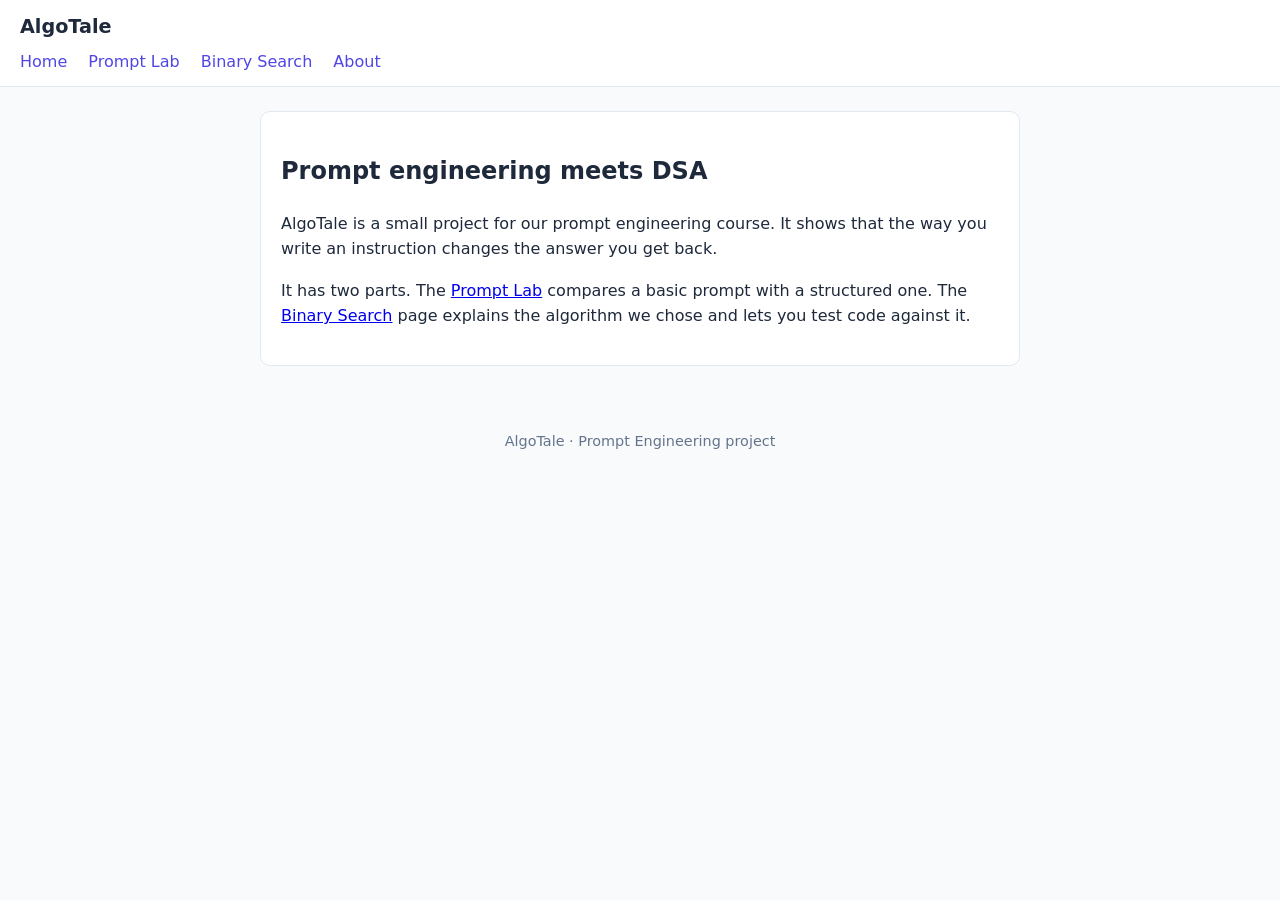
<file: index.html>
<!DOCTYPE html>
<html lang="en">
<head>
  <meta charset="UTF-8">
  <meta name="viewport" content="width=device-width, initial-scale=1.0">
  <title>AlgoTale</title>
  <link rel="stylesheet" href="style.css">
</head>
<body>
  <header>
    <h1>AlgoTale</h1>
    <nav>
      <a href="index.html">Home</a>
      <a href="prompts.html">Prompt Lab</a>
      <a href="binary-search.html">Binary Search</a>
      <a href="about.html">About</a>
    </nav>
  </header>

  <main>
    <div class="card">
      <h2>Prompt engineering meets DSA</h2>
      <p>
        AlgoTale is a small project for our prompt engineering course. It shows
        that the way you write an instruction changes the answer you get back.
      </p>
      <p>
        It has two parts. The <a href="prompts.html">Prompt Lab</a> compares a basic
        prompt with a structured one. The <a href="binary-search.html">Binary Search</a>
        page explains the algorithm we chose and lets you test code against it.
      </p>
    </div>
  </main>

  <footer>AlgoTale · Prompt Engineering project</footer>
</body>
</html>
</file>
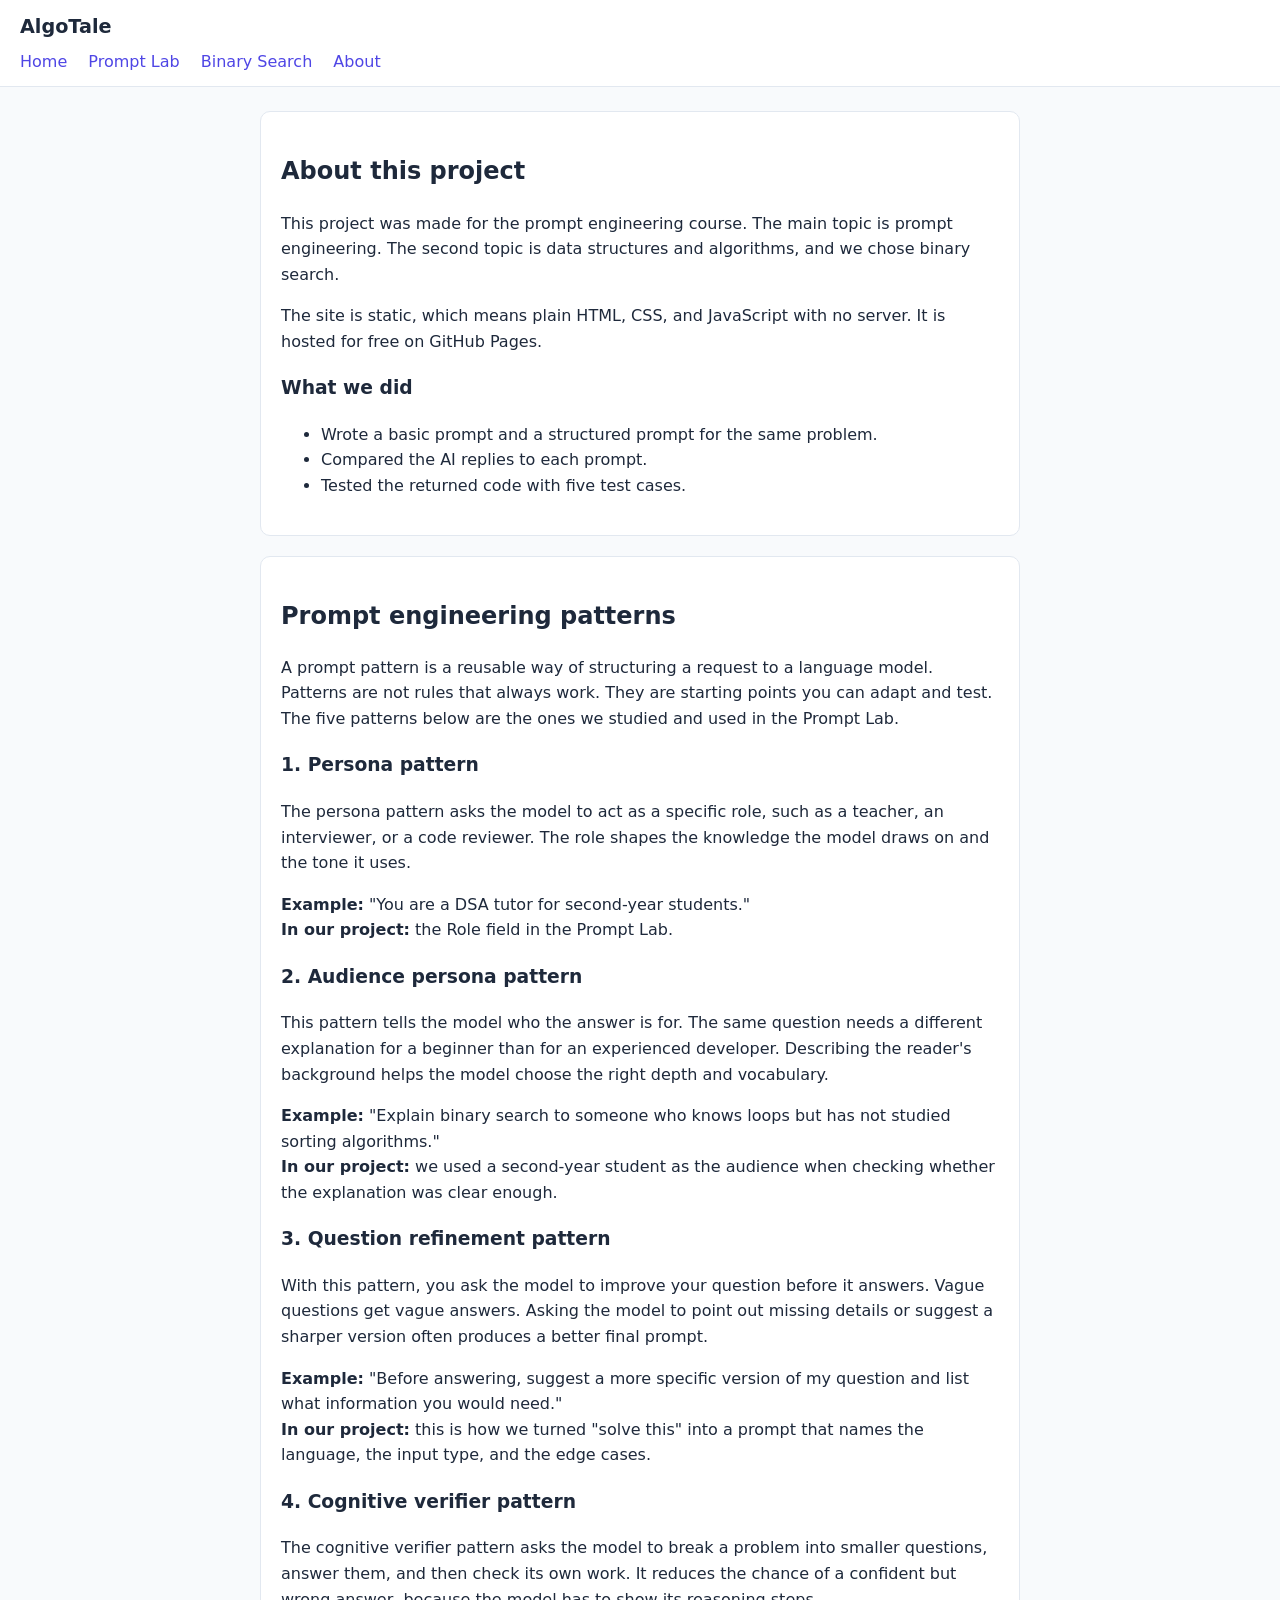
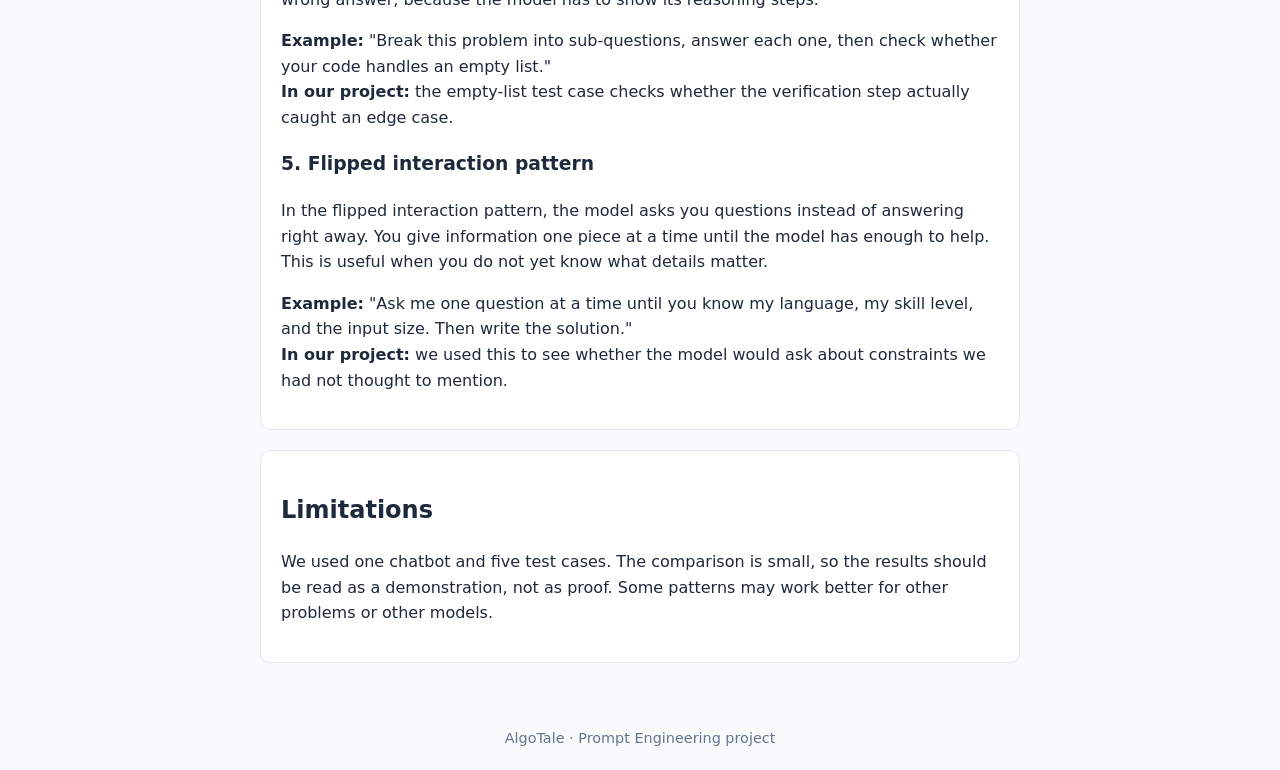
<file: about.html>
<!DOCTYPE html>
<html lang="en">
<head>
  <meta charset="UTF-8">
  <meta name="viewport" content="width=device-width, initial-scale=1.0">
  <title>About · AlgoTale</title>
  <link rel="stylesheet" href="style.css">
</head>
<body>
  <header>
    <h1>AlgoTale</h1>
    <nav>
      <a href="index.html">Home</a>
      <a href="prompts.html">Prompt Lab</a>
      <a href="binary-search.html">Binary Search</a>
      <a href="about.html">About</a>
    </nav>
  </header>

  <main>
    <div class="card">
      <h2>About this project</h2>
      <p>
        This project was made for the prompt engineering course. The main topic is
        prompt engineering. The second topic is data structures and algorithms, and
        we chose binary search.
      </p>
      <p>
        The site is static, which means plain HTML, CSS, and JavaScript with no
        server. It is hosted for free on GitHub Pages.
      </p>
      <h3>What we did</h3>
      <ul>
        <li>Wrote a basic prompt and a structured prompt for the same problem.</li>
        <li>Compared the AI replies to each prompt.</li>
        <li>Tested the returned code with five test cases.</li>
      </ul>
    </div>

    <div class="card">
      <h2>Prompt engineering patterns</h2>
      <p>
        A prompt pattern is a reusable way of structuring a request to a language model.
        Patterns are not rules that always work. They are starting points you can adapt
        and test. The five patterns below are the ones we studied and used in the Prompt Lab.
      </p>

      <h3>1. Persona pattern</h3>
      <p>
        The persona pattern asks the model to act as a specific role, such as a teacher,
        an interviewer, or a code reviewer. The role shapes the knowledge the model draws on
        and the tone it uses.
      </p>
      <p>
        <strong>Example:</strong> "You are a DSA tutor for second-year students."
        <br><strong>In our project:</strong> the Role field in the Prompt Lab.
      </p>

      <h3>2. Audience persona pattern</h3>
      <p>
        This pattern tells the model who the answer is for. The same question needs a
        different explanation for a beginner than for an experienced developer. Describing
        the reader's background helps the model choose the right depth and vocabulary.
      </p>
      <p>
        <strong>Example:</strong> "Explain binary search to someone who knows loops but
        has not studied sorting algorithms."
        <br><strong>In our project:</strong> we used a second-year student as the audience
        when checking whether the explanation was clear enough.
      </p>

      <h3>3. Question refinement pattern</h3>
      <p>
        With this pattern, you ask the model to improve your question before it answers.
        Vague questions get vague answers. Asking the model to point out missing details
        or suggest a sharper version often produces a better final prompt.
      </p>
      <p>
        <strong>Example:</strong> "Before answering, suggest a more specific version of my
        question and list what information you would need."
        <br><strong>In our project:</strong> this is how we turned "solve this" into a
        prompt that names the language, the input type, and the edge cases.
      </p>

      <h3>4. Cognitive verifier pattern</h3>
      <p>
        The cognitive verifier pattern asks the model to break a problem into smaller
        questions, answer them, and then check its own work. It reduces the chance of a
        confident but wrong answer, because the model has to show its reasoning steps.
      </p>
      <p>
        <strong>Example:</strong> "Break this problem into sub-questions, answer each one,
        then check whether your code handles an empty list."
        <br><strong>In our project:</strong> the empty-list test case checks whether the
        verification step actually caught an edge case.
      </p>

      <h3>5. Flipped interaction pattern</h3>
      <p>
        In the flipped interaction pattern, the model asks you questions instead of
        answering right away. You give information one piece at a time until the model
        has enough to help. This is useful when you do not yet know what details matter.
      </p>
      <p>
        <strong>Example:</strong> "Ask me one question at a time until you know my
        language, my skill level, and the input size. Then write the solution."
        <br><strong>In our project:</strong> we used this to see whether the model
        would ask about constraints we had not thought to mention.
      </p>
    </div>

    <div class="card">
      <h2>Limitations</h2>
      <p>
        We used one chatbot and five test cases. The comparison is small, so the
        results should be read as a demonstration, not as proof. Some patterns may
        work better for other problems or other models.
      </p>
    </div>
  </main>

  <footer>AlgoTale · Prompt Engineering project</footer>
</body>
</html>
</file>
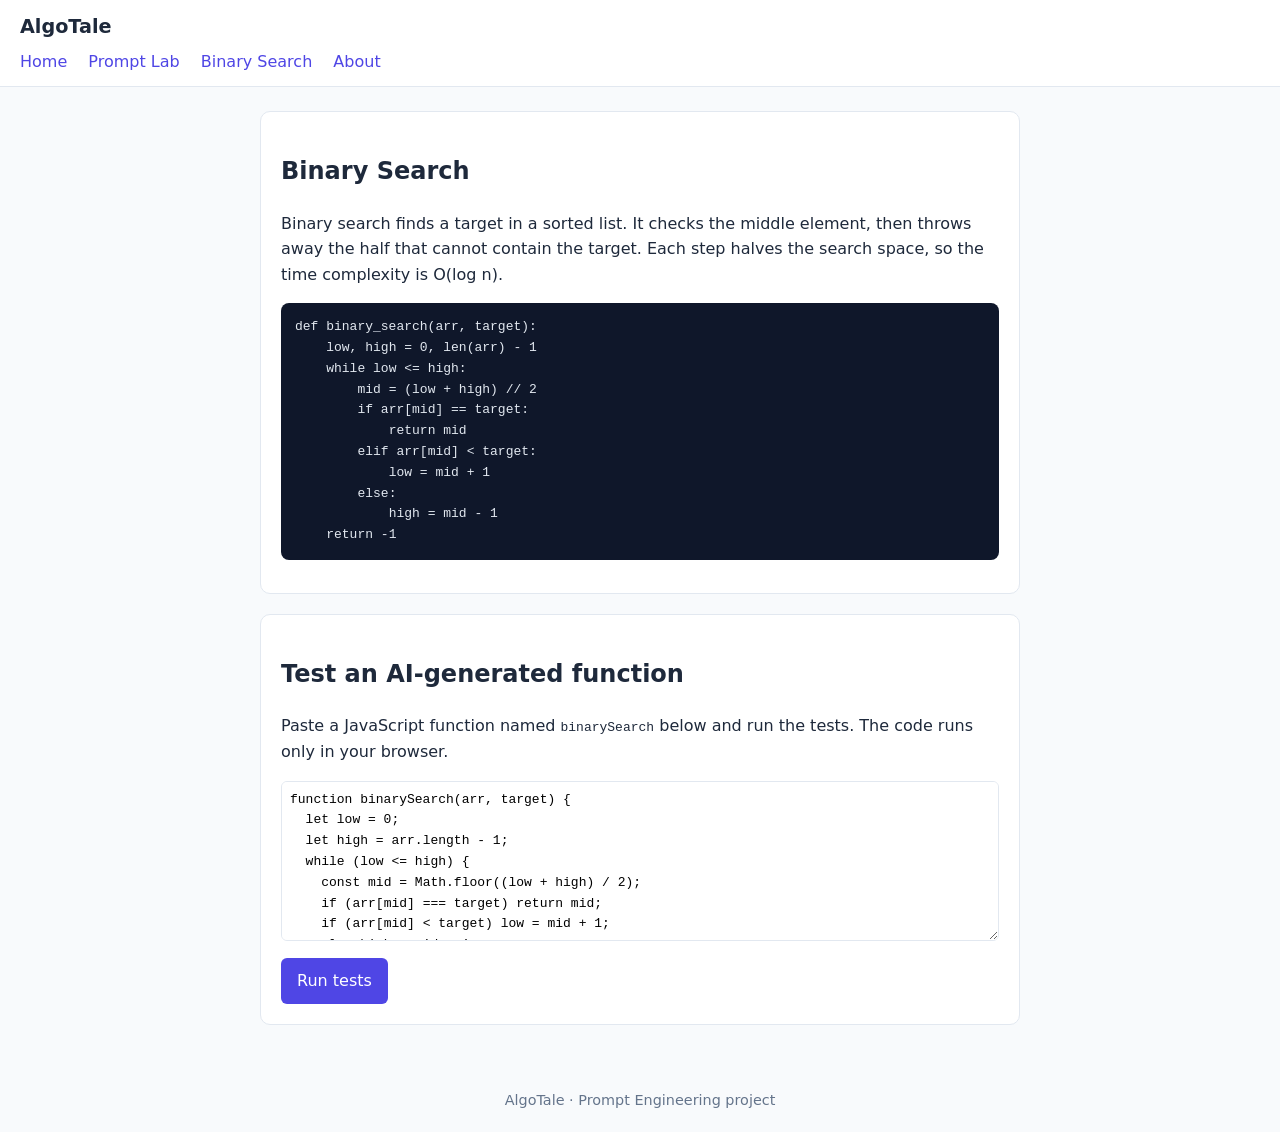
<file: binary-search.html>
<!DOCTYPE html>
<html lang="en">
<head>
  <meta charset="UTF-8">
  <meta name="viewport" content="width=device-width, initial-scale=1.0">
  <title>Binary Search · AlgoTale</title>
  <link rel="stylesheet" href="style.css">
</head>
<body>
  <header>
    <h1>AlgoTale</h1>
    <nav>
      <a href="index.html">Home</a>
      <a href="prompts.html">Prompt Lab</a>
      <a href="binary-search.html">Binary Search</a>
      <a href="about.html">About</a>
    </nav>
  </header>

  <main>
    <div class="card">
      <h2>Binary Search</h2>
      <p>
        Binary search finds a target in a sorted list. It checks the middle element,
        then throws away the half that cannot contain the target. Each step halves the
        search space, so the time complexity is O(log n).
      </p>
      <pre>def binary_search(arr, target):
    low, high = 0, len(arr) - 1
    while low &lt;= high:
        mid = (low + high) // 2
        if arr[mid] == target:
            return mid
        elif arr[mid] &lt; target:
            low = mid + 1
        else:
            high = mid - 1
    return -1</pre>
    </div>

    <div class="card">
      <h2>Test an AI-generated function</h2>
      <p>
        Paste a JavaScript function named <code>binarySearch</code> below and run the tests.
        The code runs only in your browser.
      </p>
      <textarea id="userCode" style="min-height:160px;font-family:monospace">function binarySearch(arr, target) {
  let low = 0;
  let high = arr.length - 1;
  while (low <= high) {
    const mid = Math.floor((low + high) / 2);
    if (arr[mid] === target) return mid;
    if (arr[mid] < target) low = mid + 1;
    else high = mid - 1;
  }
  return -1;
}</textarea>
      <button onclick="runTests()">Run tests</button>
      <div id="results" class="result"></div>
    </div>
  </main>

  <footer>AlgoTale · Prompt Engineering project</footer>

  <script>
    const tests = [
      { arr: [], target: 5, expected: -1 },
      { arr: [1, 3, 5, 7], target: 5, expected: 2 },
      { arr: [1, 3, 5, 7], target: 4, expected: -1 },
      { arr: [1], target: 1, expected: 0 },
      { arr: [2, 4, 6, 8, 10], target: 10, expected: 4 }
    ];

    function runTests() {
      const resultsDiv = document.getElementById("results");
      const code = document.getElementById("userCode").value;
      let fn;

      try {
        fn = new Function(code + "\nreturn binarySearch;")();
      } catch (err) {
        resultsDiv.innerHTML = '<span class="fail">Could not read the code: ' + err.message + '</span>';
        return;
      }

      let passed = 0;
      let lines = [];

      tests.forEach(function (t, i) {
        let got;
        try {
          got = fn(t.arr, t.target);
        } catch (err) {
          got = "error: " + err.message;
        }
        const ok = got === t.expected;
        if (ok) passed++;
        lines.push(
          (ok ? "✔" : "✘") + " Test " + (i + 1) +
          ": arr=[" + t.arr.join(", ") + "], target=" + t.target +
          ", expected " + t.expected + ", got " + got
        );
      });

      const summaryClass = passed === tests.length ? "pass" : "fail";
      resultsDiv.innerHTML =
        '<div class="' + summaryClass + '">' + passed + "/" + tests.length + " tests passed</div>" +
        "<pre>" + lines.join("\n") + "</pre>";
    }
  </script>
</body>
</html>
</file>
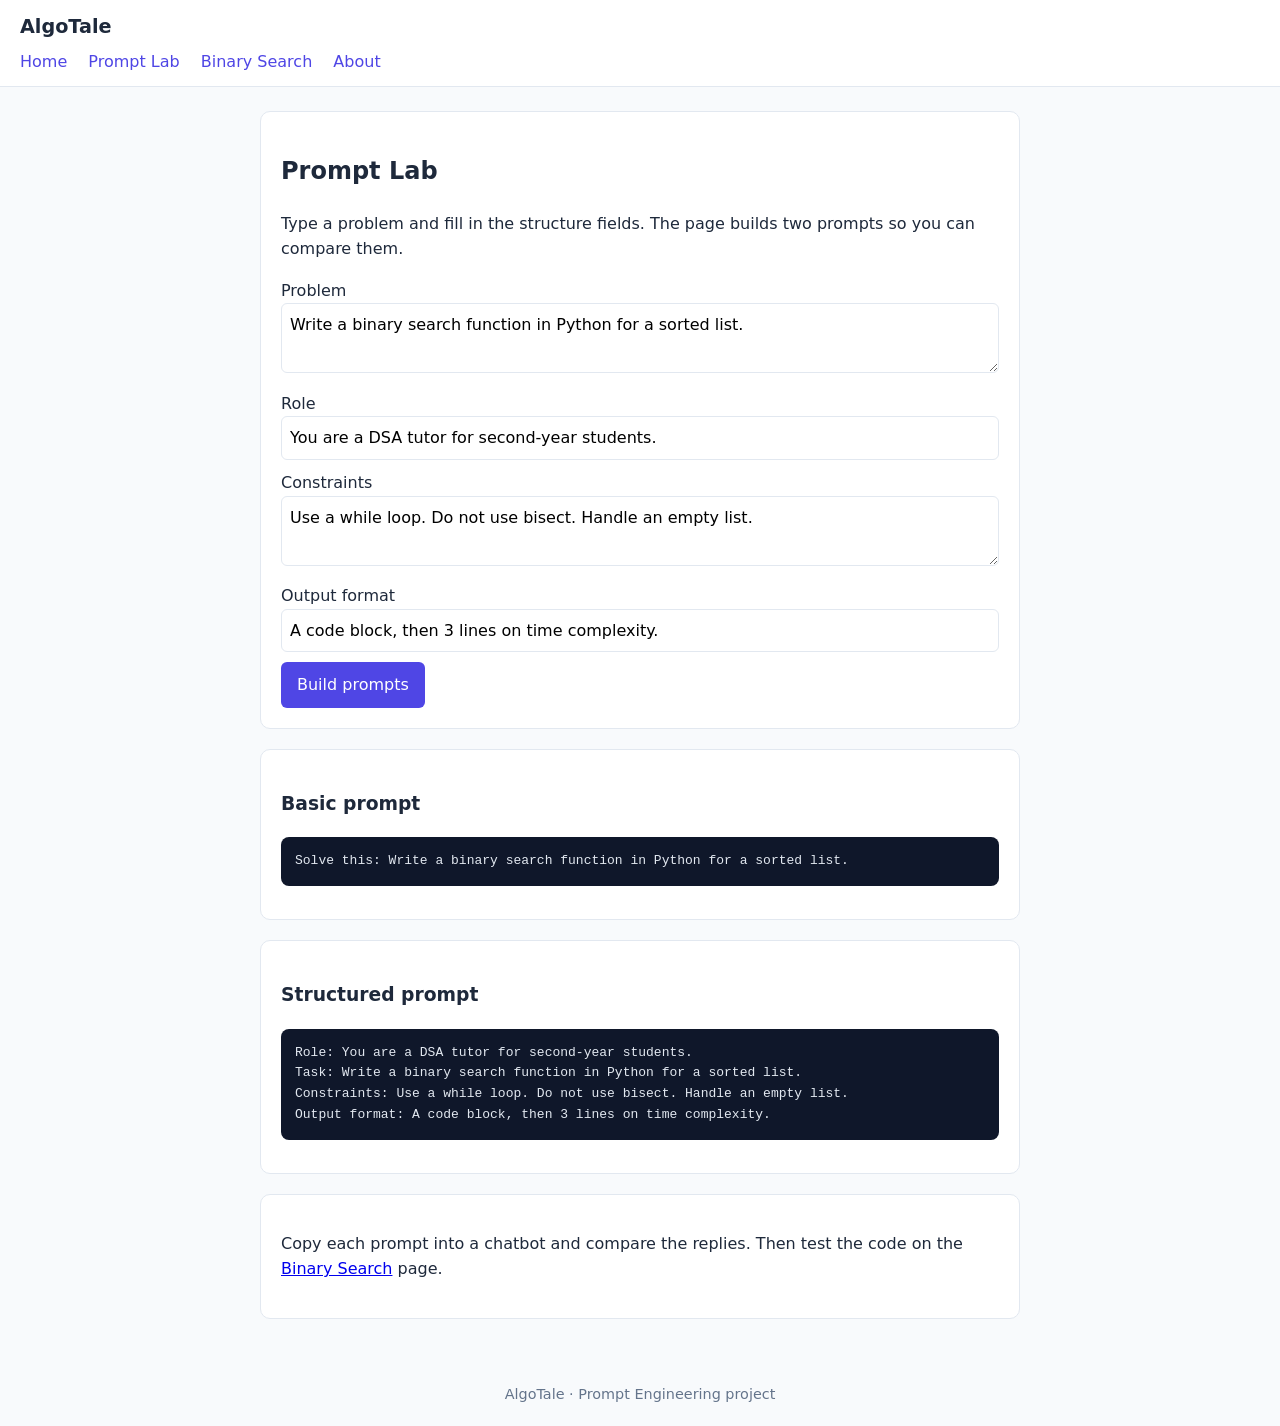
<file: prompts.html>
<!DOCTYPE html>
<html lang="en">
<head>
  <meta charset="UTF-8">
  <meta name="viewport" content="width=device-width, initial-scale=1.0">
  <title>Prompt Lab · AlgoTale</title>
  <link rel="stylesheet" href="style.css">
</head>
<body>
  <header>
    <h1>AlgoTale</h1>
    <nav>
      <a href="index.html">Home</a>
      <a href="prompts.html">Prompt Lab</a>
      <a href="binary-search.html">Binary Search</a>
      <a href="about.html">About</a>
    </nav>
  </header>

  <main>
    <div class="card">
      <h2>Prompt Lab</h2>
      <p>Type a problem and fill in the structure fields. The page builds two prompts so you can compare them.</p>

      <label>Problem</label>
      <textarea id="problem">Write a binary search function in Python for a sorted list.</textarea>

      <label>Role</label>
      <input id="role" value="You are a DSA tutor for second-year students.">

      <label>Constraints</label>
      <textarea id="constraints">Use a while loop. Do not use bisect. Handle an empty list.</textarea>

      <label>Output format</label>
      <input id="format" value="A code block, then 3 lines on time complexity.">

      <button onclick="buildPrompts()">Build prompts</button>
    </div>

    <div class="card">
      <h3>Basic prompt</h3>
      <pre id="basicOut"></pre>
    </div>

    <div class="card">
      <h3>Structured prompt</h3>
      <pre id="structuredOut"></pre>
    </div>

    <div class="card">
      <p>
        Copy each prompt into a chatbot and compare the replies. Then test the code
        on the <a href="binary-search.html">Binary Search</a> page.
      </p>
    </div>
  </main>

  <footer>AlgoTale · Prompt Engineering project</footer>

  <script>
    function basicPrompt(problem) {
      return "Solve this: " + problem;
    }

    function structuredPrompt(problem, role, constraints, outputFormat) {
      return "Role: " + role + "\n" +
             "Task: " + problem + "\n" +
             "Constraints: " + constraints + "\n" +
             "Output format: " + outputFormat;
    }

    function buildPrompts() {
      const problem = document.getElementById("problem").value;
      const role = document.getElementById("role").value;
      const constraints = document.getElementById("constraints").value;
      const format = document.getElementById("format").value;

      document.getElementById("basicOut").textContent = basicPrompt(problem);
      document.getElementById("structuredOut").textContent =
        structuredPrompt(problem, role, constraints, format);
    }

    buildPrompts();
  </script>
</body>
</html>
</file>
<file: style.css>
:root {
  --indigo: #4f46e5;
  --bg: #f8fafc;
  --card: #ffffff;
  --text: #1e293b;
  --muted: #64748b;
  --border: #e2e8f0;
}

* { box-sizing: border-box; }

body {
  font-family: system-ui, sans-serif;
  background: var(--bg);
  color: var(--text);
  margin: 0;
  line-height: 1.6;
}

header {
  background: var(--card);
  border-bottom: 1px solid var(--border);
  padding: 12px 20px;
}

header h1 { margin: 0 0 6px 0; font-size: 1.2rem; }

nav a {
  margin-right: 16px;
  color: var(--indigo);
  text-decoration: none;
}

main {
  max-width: 800px;
  margin: 0 auto;
  padding: 24px 20px;
}

.card {
  background: var(--card);
  border: 1px solid var(--border);
  border-radius: 10px;
  padding: 20px;
  margin-bottom: 20px;
}

textarea, input {
  width: 100%;
  padding: 8px;
  border: 1px solid var(--border);
  border-radius: 6px;
  font: inherit;
  margin-bottom: 10px;
}

textarea { min-height: 70px; }

button {
  background: var(--indigo);
  color: #fff;
  border: 0;
  padding: 10px 16px;
  border-radius: 6px;
  cursor: pointer;
  font: inherit;
}

button:hover { opacity: 0.9; }

pre {
  background: #0f172a;
  color: #e2e8f0;
  padding: 14px;
  border-radius: 8px;
  overflow-x: auto;
  white-space: pre-wrap;
}

.pass { color: #16a34a; font-weight: 600; }
.fail { color: #dc2626; font-weight: 600; }

footer {
  text-align: center;
  color: var(--muted);
  font-size: 0.9rem;
  padding: 20px;
}
</file>
